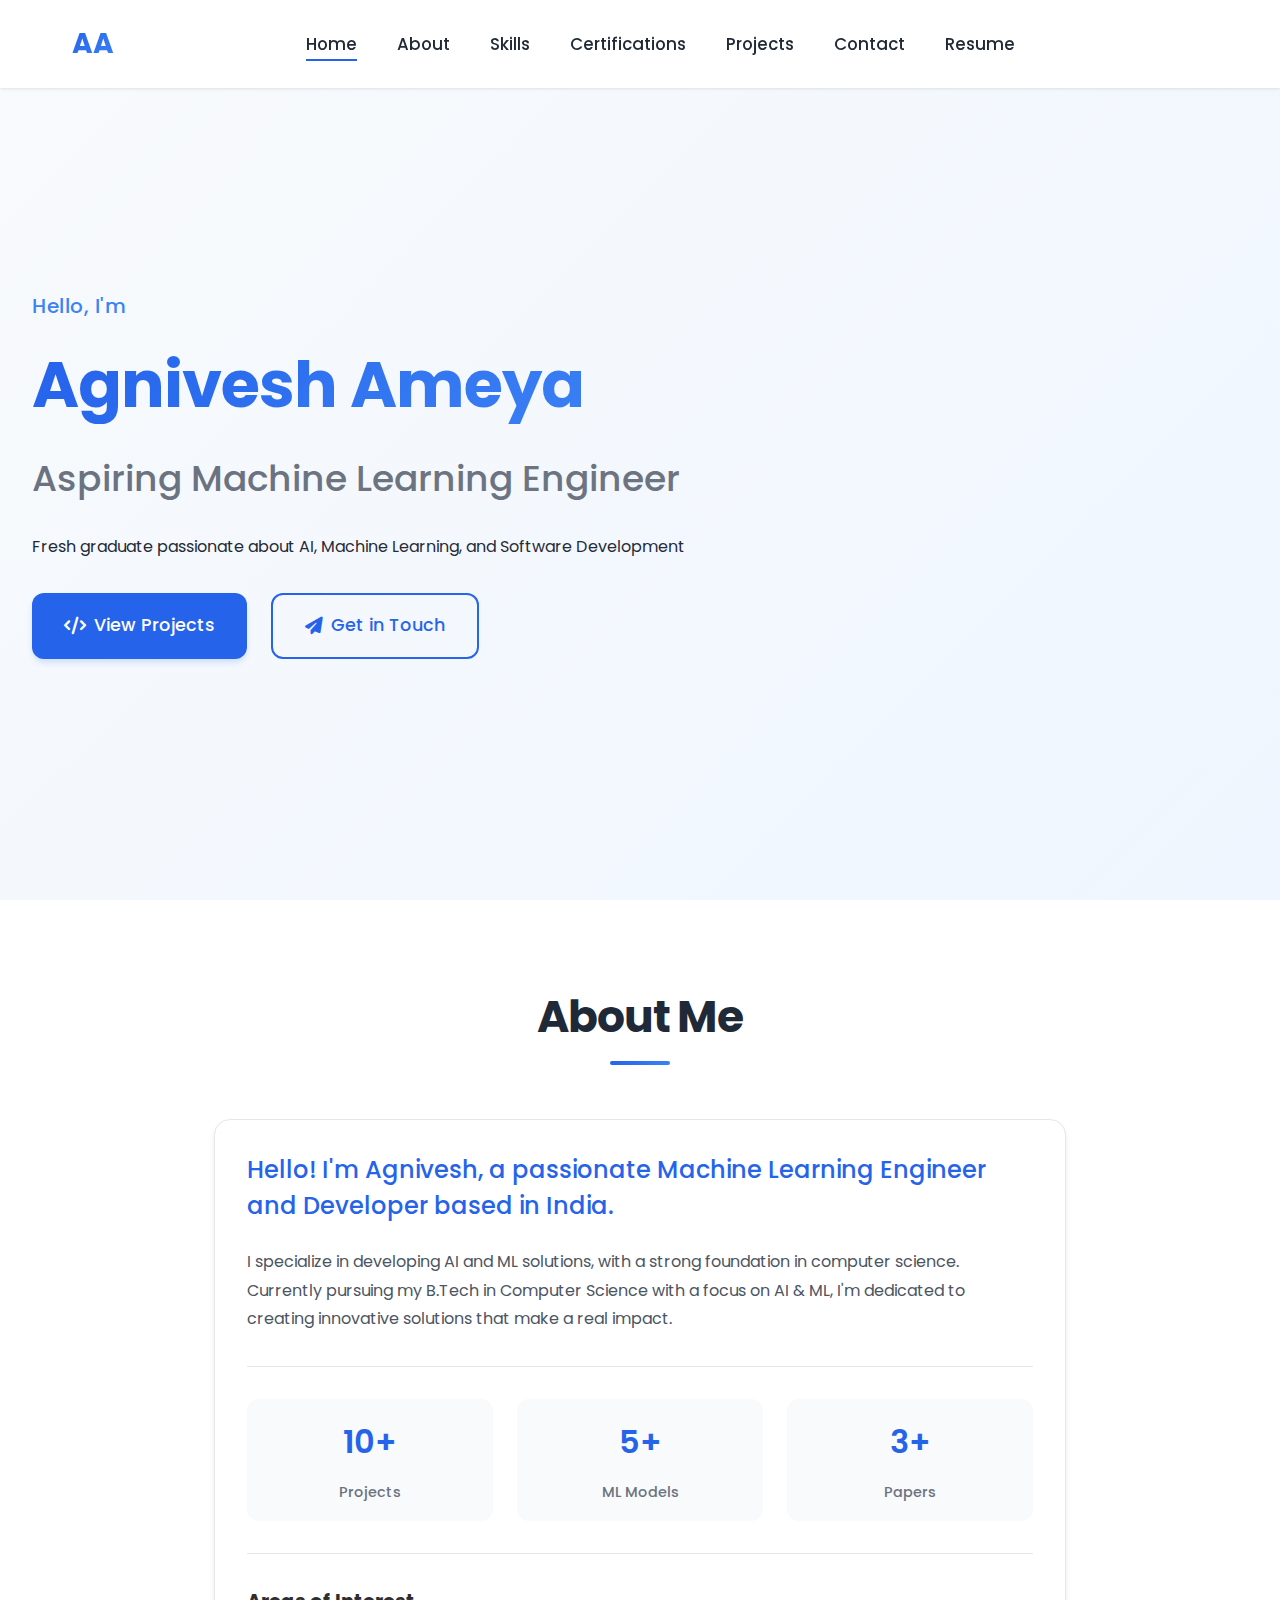
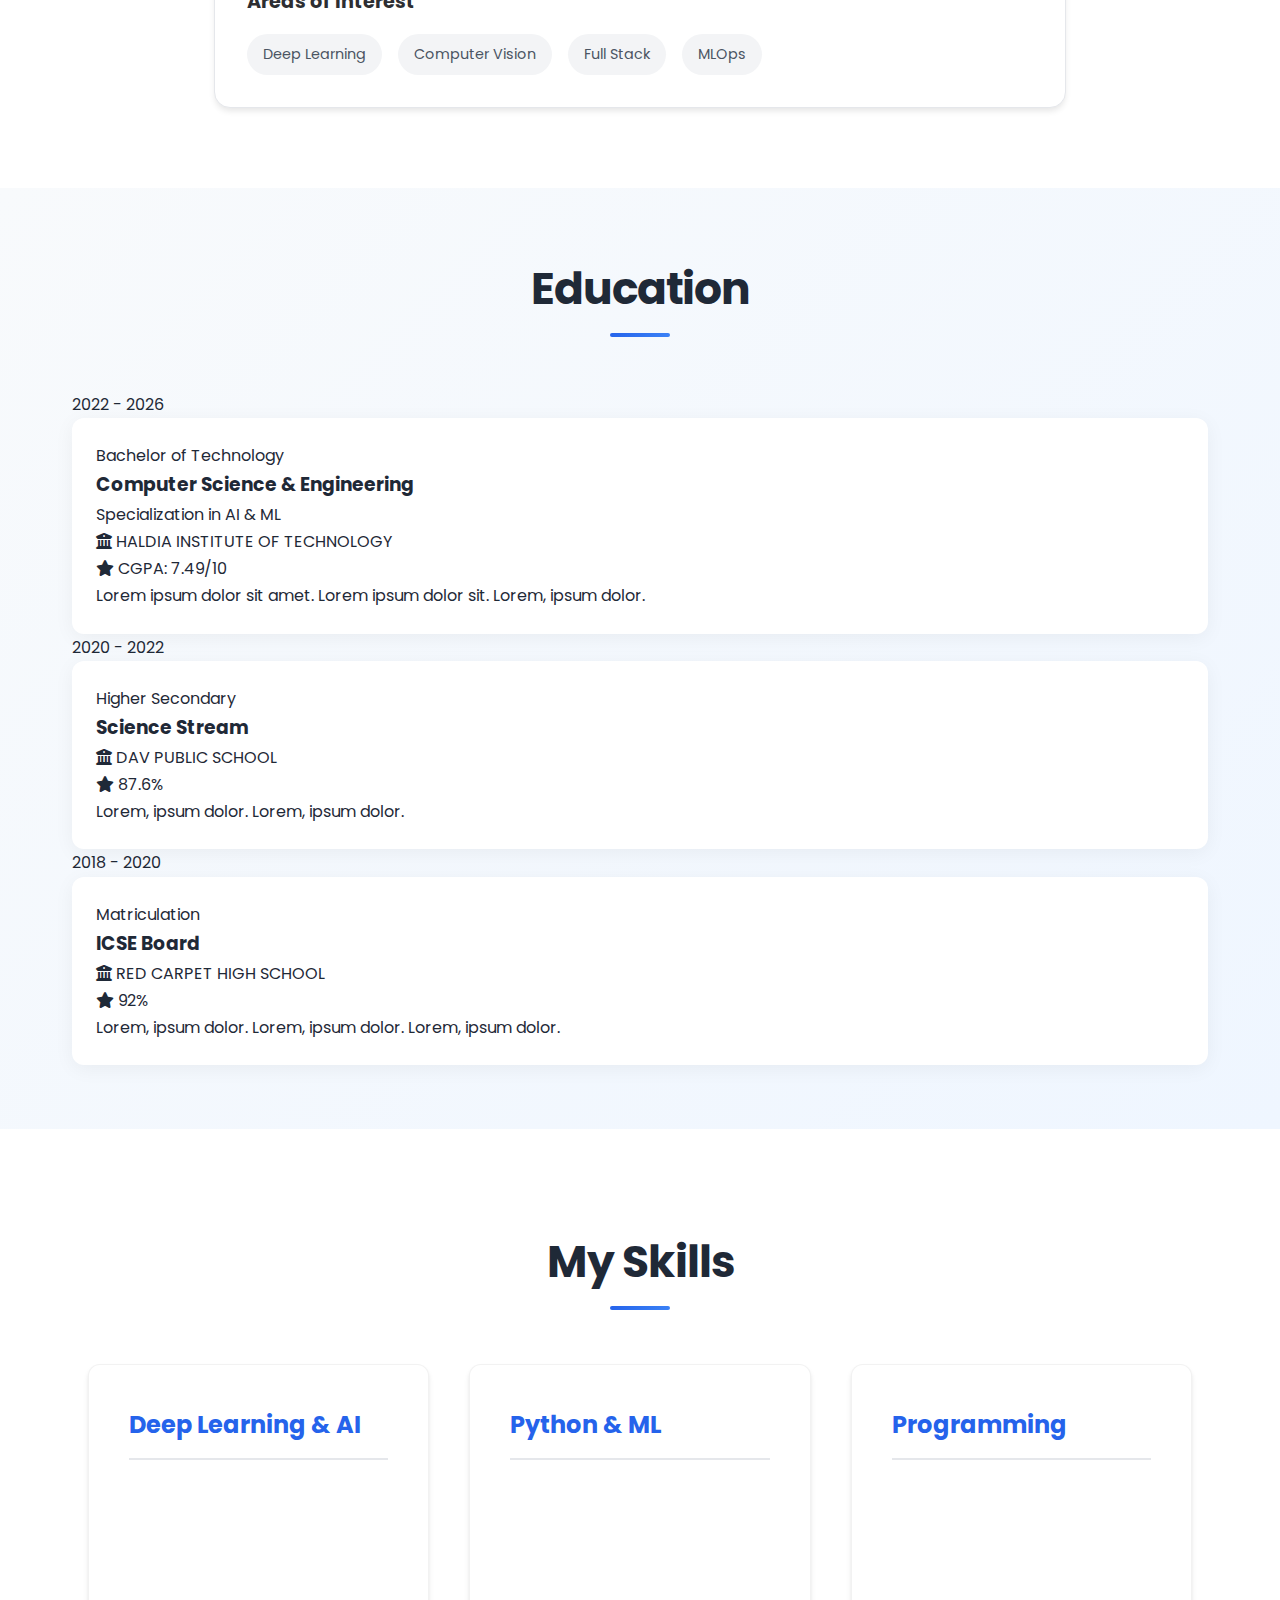
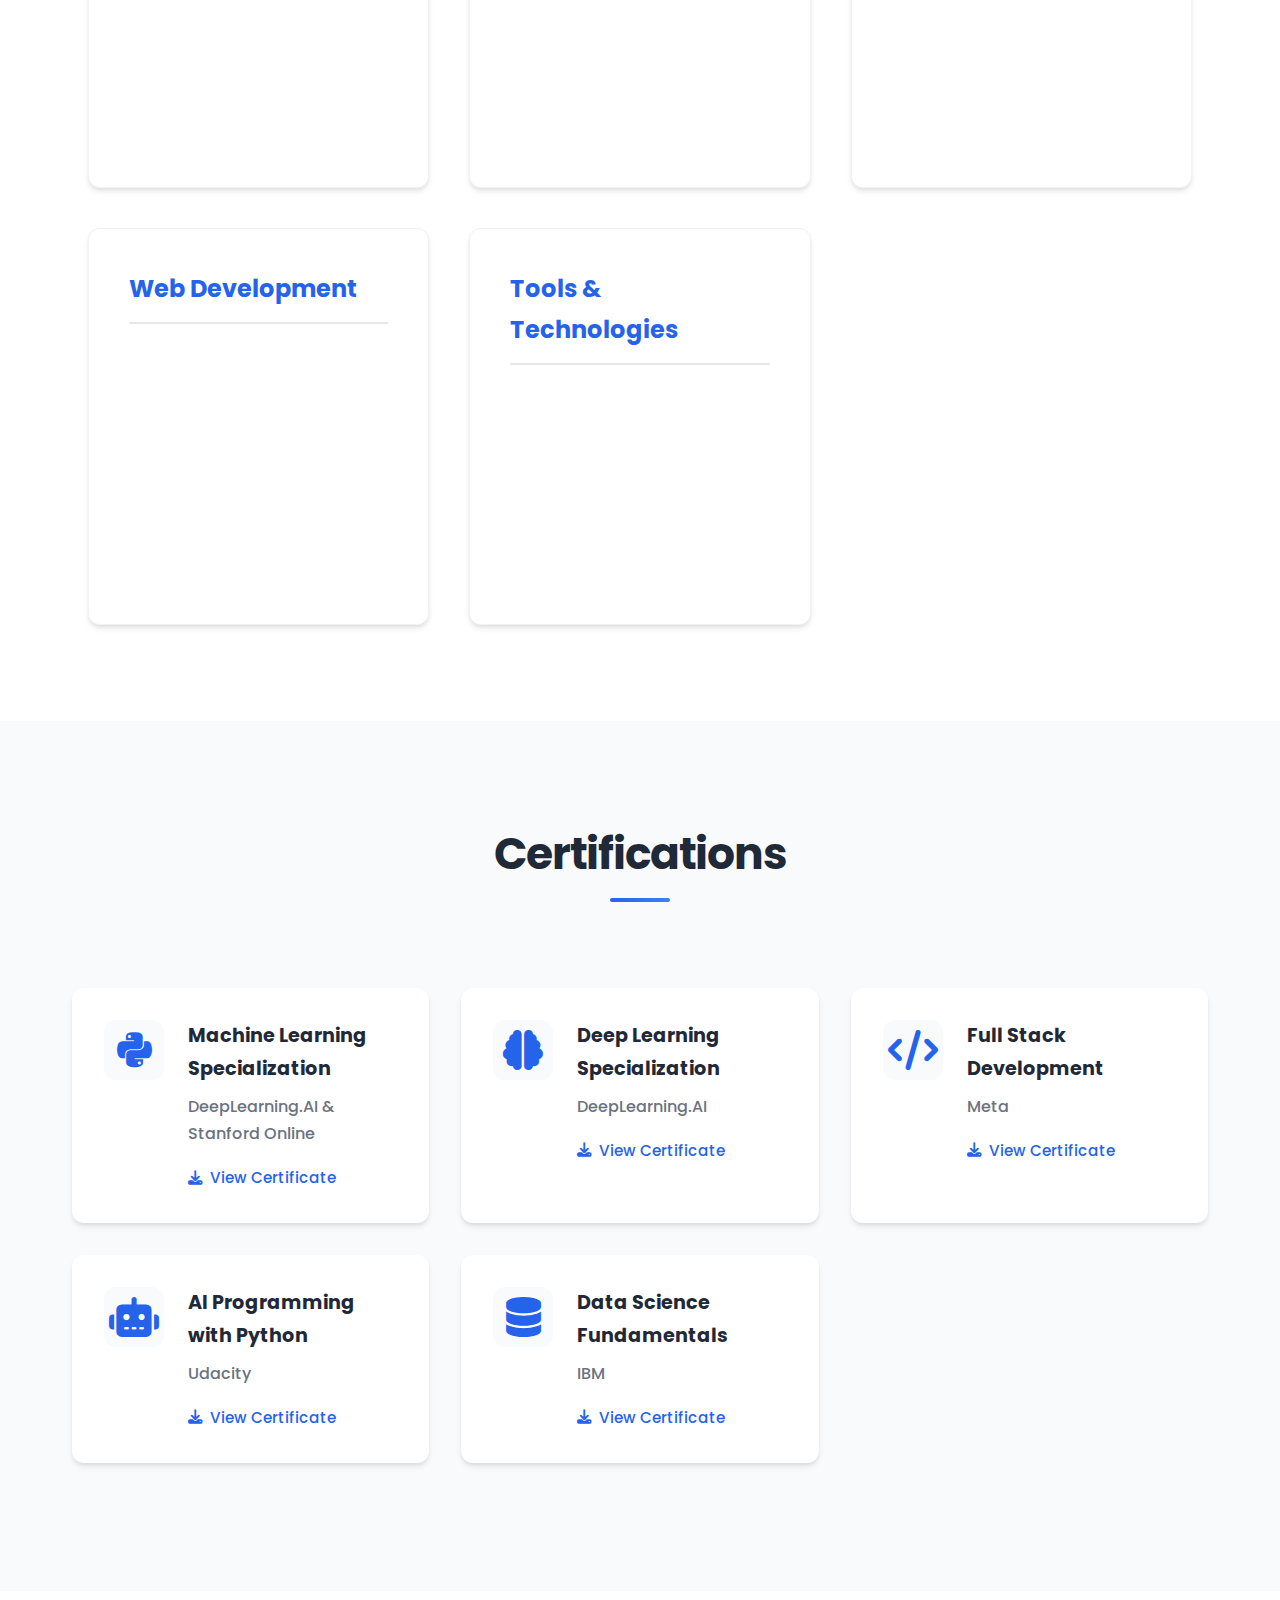
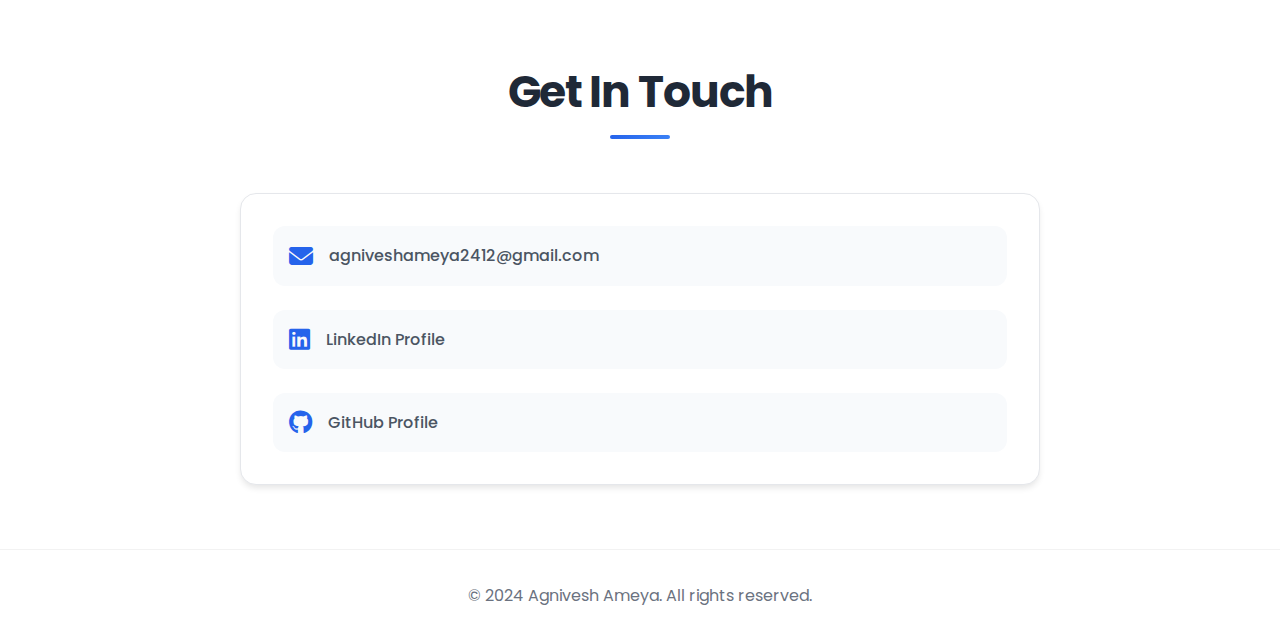
<file: index.html>
<!DOCTYPE html>
<html lang="en">
<head>
    <meta charset="UTF-8">
    <meta name="viewport" content="width=device-width, initial-scale=1.0">
    <title>Agnivesh Ameya - Portfolio</title>
    <meta name="description" content="Fresher Portfolio of Agnivesh Ameya - ML Engineer & Developer">
    
    <link rel="stylesheet" href="https://cdnjs.cloudflare.com/ajax/libs/font-awesome/6.5.1/css/all.min.css">
    <link href="https://fonts.googleapis.com/css2?family=Poppins:wght@300;400;500;600;700&display=swap" rel="stylesheet">
    <link rel="stylesheet" href="styles.css">
</head>
<body>
    <!-- Navigation -->
    <nav class="navbar">
        <div class="nav-container">
            <div class="logo">AA</div>
            <ul class="nav-links">
                <li><a href="#home" class="active">Home</a></li>
                <li><a href="#about">About</a></li>
                <li><a href="#skills">Skills</a></li>
                <li><a href="#certifications">Certifications</a></li>
                <li><a href="projects.html">Projects</a></li>
                <li><a href="#contact">Contact</a></li>
                <li><a href="AgniveshAmeya.pdf" class="resume-btn" download>Resume</a></li>
            </ul>
            <div class="hamburger">
                <span></span>
                <span></span>
                <span></span>
            </div>
        </div>
    </nav>

    <!-- Hero Section -->
    <section id="home" class="hero">
        <div class="hero-container">
            <div class="hero-content">
                <span class="greeting">Hello, I'm</span>
                <h1><span class="highlight">Agnivesh Ameya</span></h1>
                <h2>Aspiring Machine Learning Engineer</h2>
                <p>Fresh graduate passionate about AI, Machine Learning, and Software Development</p>
                <div class="hero-buttons">
                    <a href="./projects.html" class="btn primary">
                        <i class="fas fa-code"></i>
                        View Projects
                    </a>
                    <a href="#contact" class="btn secondary" onclick="return scrollToContact()">
                        <i class="fas fa-paper-plane"></i>
                        Get in Touch
                    </a>
                </div>
            </div>
        </div>
    </section>

    <!-- About Section -->
    <section id="about" class="about">
        <div class="container">
            <h2 class="section-title">About Me</h2>
            <div class="about-content">
                <div class="about-text">
                    <p class="about-intro">
                        Hello! I'm Agnivesh, a passionate Machine Learning Engineer and Developer based in India.
                    </p>
                    <p class="about-description">
                        I specialize in developing AI and ML solutions, with a strong foundation in computer science. 
                        Currently pursuing my B.Tech in Computer Science with a focus on AI & ML, I'm dedicated to 
                        creating innovative solutions that make a real impact.
                    </p>
                    
                    <!-- Stats Section -->
                    <div class="about-stats">
                        <div class="stat-item">
                            <span class="stat-number">10+</span>
                            <span class="stat-label">Projects</span>
                        </div>
                        <div class="stat-item">
                            <span class="stat-number">5+</span>
                            <span class="stat-label">ML Models</span>
                        </div>
                        <div class="stat-item">
                            <span class="stat-number">3+</span>
                            <span class="stat-label">Papers</span>
                        </div>
                    </div>

                    <!-- Interests Section -->
                    <div class="about-interests">
                        <h3>Areas of Interest</h3>
                        <div class="interest-tags">
                            <span>Deep Learning</span>
                            <span>Computer Vision</span>
                            <span>Full Stack</span>
                            <span>MLOps</span>
                        </div>
                    </div>
                </div>
            </div>
        </div>
    </section>

    <!-- Education Section -->
    <section id="education" class="education">
        <div class="container">
            <h2 class="section-title">Education</h2>
            <div class="education-grid">
                <!-- B.Tech -->
                <div class="education-card">
                    <div class="education-year">2022 - 2026</div>
                    <div class="education-content">
                        <div class="degree-type">Bachelor of Technology</div>
                        <h3>Computer Science & Engineering</h3>
                        <p class="specialization">Specialization in AI & ML</p>
                        <div class="institution">
                            <i class="fas fa-university"></i>
                            HALDIA INSTITUTE OF TECHNOLOGY
                        </div>
                        <div class="achievements">
                            <div class="cgpa">
                                <i class="fas fa-star"></i>
                                CGPA: 7.49/10
                            </div>
                            <div class="achievement-tags">
                                <span>Lorem ipsum dolor sit amet.</span>
                                <span>Lorem ipsum dolor sit.</span>
                                <span>Lorem, ipsum dolor.</span>
                            </div>
                        </div>
                    </div>
                </div>

                <!-- Higher Secondary -->
                <div class="education-card">
                    <div class="education-year">2020 - 2022</div>
                    <div class="education-content">
                        <div class="degree-type">Higher Secondary</div>
                        <h3>Science Stream</h3>
                        <div class="institution">
                            <i class="fas fa-university"></i>
                            DAV PUBLIC SCHOOL
                        </div>
                        <div class="achievements">
                            <div class="cgpa">
                                <i class="fas fa-star"></i>
                                87.6%
                            </div>
                            <div class="achievement-tags">
                                <span>Lorem, ipsum dolor.</span>
                                <span>Lorem, ipsum dolor.</span>
                            </div>
                        </div>
                    </div>
                </div>

                <!-- Matriculation -->
                <div class="education-card">
                    <div class="education-year">2018 - 2020</div>
                    <div class="education-content">
                        <div class="degree-type">Matriculation</div>
                        <h3>ICSE Board</h3>
                        <div class="institution">
                            <i class="fas fa-university"></i>
                            RED CARPET HIGH SCHOOL
                        </div>
                        <div class="achievements">
                            <div class="cgpa">
                                <i class="fas fa-star"></i>
                                92%
                            </div>
                            <div class="achievement-tags">
                                <span>Lorem, ipsum dolor.</span>
                                <span>Lorem, ipsum dolor.</span>
                                <span>Lorem, ipsum dolor.</span>
                            </div>
                        </div>
                    </div>
                </div>
            </div>
        </div>
    </section>

    <!-- Skills Section -->
    <section id="skills" class="skills">
        <div class="container">
            <h2 class="section-title">My Skills</h2>
            <div class="skills-grid">
                <div class="skill-category">
                    <h3>Deep Learning & AI</h3>
                    <div class="skill-items">
                        <div class="skill-item">PyTorch</div>
                        <div class="skill-item">TensorFlow</div>
                        <div class="skill-item">Neural Networks</div>
                        <div class="skill-item">Computer Vision</div>
                        <div class="skill-item">NLP</div>
                        <div class="skill-item">CNN</div>
                        <div class="skill-item">RNN</div>
                    </div>
                </div>
                <div class="skill-category">
                    <h3>Python & ML</h3>
                    <div class="skill-items">
                        <div class="skill-item">Python</div>
                        <div class="skill-item">NumPy</div>
                        <div class="skill-item">Pandas</div>
                        <div class="skill-item">Scikit-learn</div>
                        <div class="skill-item">Matplotlib</div>
                        <div class="skill-item">OpenCV</div>
                    </div>
                </div>
                <div class="skill-category">
                    <h3>Programming</h3>
                    <div class="skill-items">
                        <div class="skill-item">Java</div>
                        <div class="skill-item">C</div>
                        <div class="skill-item">Data Structures</div>
                        <div class="skill-item">Algorithms</div>
                        <div class="skill-item">Problem Solving</div>
                    </div>
                </div>
                <div class="skill-category">
                    <h3>Web Development</h3>
                    <div class="skill-items">
                        <div class="skill-item">HTML/CSS</div>
                        <div class="skill-item">JavaScript</div>
                        <div class="skill-item">React</div>
                        <div class="skill-item">Node.js</div>
                        <div class="skill-item">MongoDB</div>
                    </div>
                </div>
                <div class="skill-category">
                    <h3>Tools & Technologies</h3>
                    <div class="skill-items">
                        <div class="skill-item">Git</div>
                        <div class="skill-item">GitHub</div>
                        <div class="skill-item">VS Code</div>
                        <div class="skill-item">Jupyter</div>
                        <div class="skill-item">Google Colab</div>
                    </div>
                </div>
            </div>
        </div>
    </section>

    <!-- Certifications Section -->
    <section id="certifications" class="certifications">
        <div class="container">
            <h2 class="section-title">Certifications</h2>
            <div class="certifications-grid">
                <div class="certification-card">
                    <div class="certification-logo">
                        <i class="fab fa-python"></i>
                    </div>
                    <div class="certification-content">
                        <h3>Machine Learning Specialization</h3>
                        <p class="issuer">DeepLearning.AI & Stanford Online</p>
                        <a href="assets/certificates/machine-learning-cert.pdf" class="view-certificate" download>
                            <i class="fas fa-download"></i>
                            View Certificate
                        </a>
                    </div>
                </div>

                <div class="certification-card">
                    <div class="certification-logo">
                        <i class="fas fa-brain"></i>
                    </div>
                    <div class="certification-content">
                        <h3>Deep Learning Specialization</h3>
                        <p class="issuer">DeepLearning.AI</p>
                        <a href="assets/certificates/deep-learning-cert.pdf" class="view-certificate" download>
                            <i class="fas fa-download"></i>
                            View Certificate
                        </a>
                    </div>
                </div>

                <div class="certification-card">
                    <div class="certification-logo">
                        <i class="fas fa-code"></i>
                    </div>
                    <div class="certification-content">
                        <h3>Full Stack Development</h3>
                        <p class="issuer">Meta</p>
                        <a href="assets/certificates/fullstack-cert.pdf" class="view-certificate" download>
                            <i class="fas fa-download"></i>
                            View Certificate
                        </a>
                    </div>
                </div>

                <div class="certification-card">
                    <div class="certification-logo">
                        <i class="fas fa-robot"></i>
                    </div>
                    <div class="certification-content">
                        <h3>AI Programming with Python</h3>
                        <p class="issuer">Udacity</p>
                        <a href="assets/certificates/ai-programming-cert.pdf" class="view-certificate" download>
                            <i class="fas fa-download"></i>
                            View Certificate
                        </a>
                    </div>
                </div>

                <div class="certification-card">
                    <div class="certification-logo">
                        <i class="fas fa-database"></i>
                    </div>
                    <div class="certification-content">
                        <h3>Data Science Fundamentals</h3>
                        <p class="issuer">IBM</p>
                        <a href="assets/certificates/data-science-cert.pdf" class="view-certificate" download>
                            <i class="fas fa-download"></i>
                            View Certificate
                        </a>
                    </div>
                </div>
            </div>
        </div>
    </section>

    <!-- Contact Section -->
    <section id="contact" class="contact">
        <div class="container">
            <h2 class="section-title">Get In Touch</h2>
            <div class="contact-content">
                <div class="contact-info">
                    <div class="contact-item">
                        <i class="fas fa-envelope"></i>
                        <a href="mailto:agniveshameya2412@gmail.com">agniveshameya2412@gmail.com</a>
                    </div>
                    <div class="contact-item">
                        <i class="fab fa-linkedin"></i>
                        <a href="https://www.linkedin.com/in/agnivesh-ameya-71468a252/" target="_blank">LinkedIn Profile</a>
                    </div>
                    <div class="contact-item">
                        <i class="fab fa-github"></i>
                        <a href="https://github.com/agnivesh24" target="_blank">GitHub Profile</a>
                    </div>
                </div>
            </div>
        </div>
    </section>

    <footer>
        <p>© 2024 Agnivesh Ameya. All rights reserved.</p>
    </footer>

    <script>
        function scrollToContact() {
            console.log('scrollToContact function called'); // Debug line
            const contactSection = document.getElementById('contact');
            if (contactSection) {
                const navHeight = document.querySelector('.navbar').offsetHeight || 0;
                const targetPosition = contactSection.offsetTop - navHeight;
                
                window.scrollTo({
                    top: targetPosition,
                    behavior: 'smooth'
                });
                
                return false; // Prevents default anchor behavior
            }
            return true;
        }

        // Test if elements exist
        document.addEventListener('DOMContentLoaded', function() {
            console.log('Contact section exists:', !!document.getElementById('contact')); // Debug line
            console.log('Navbar exists:', !!document.querySelector('.navbar')); // Debug line
        });
    </script>
    <script src="script.js"></script>
</body>
</html>
</file>
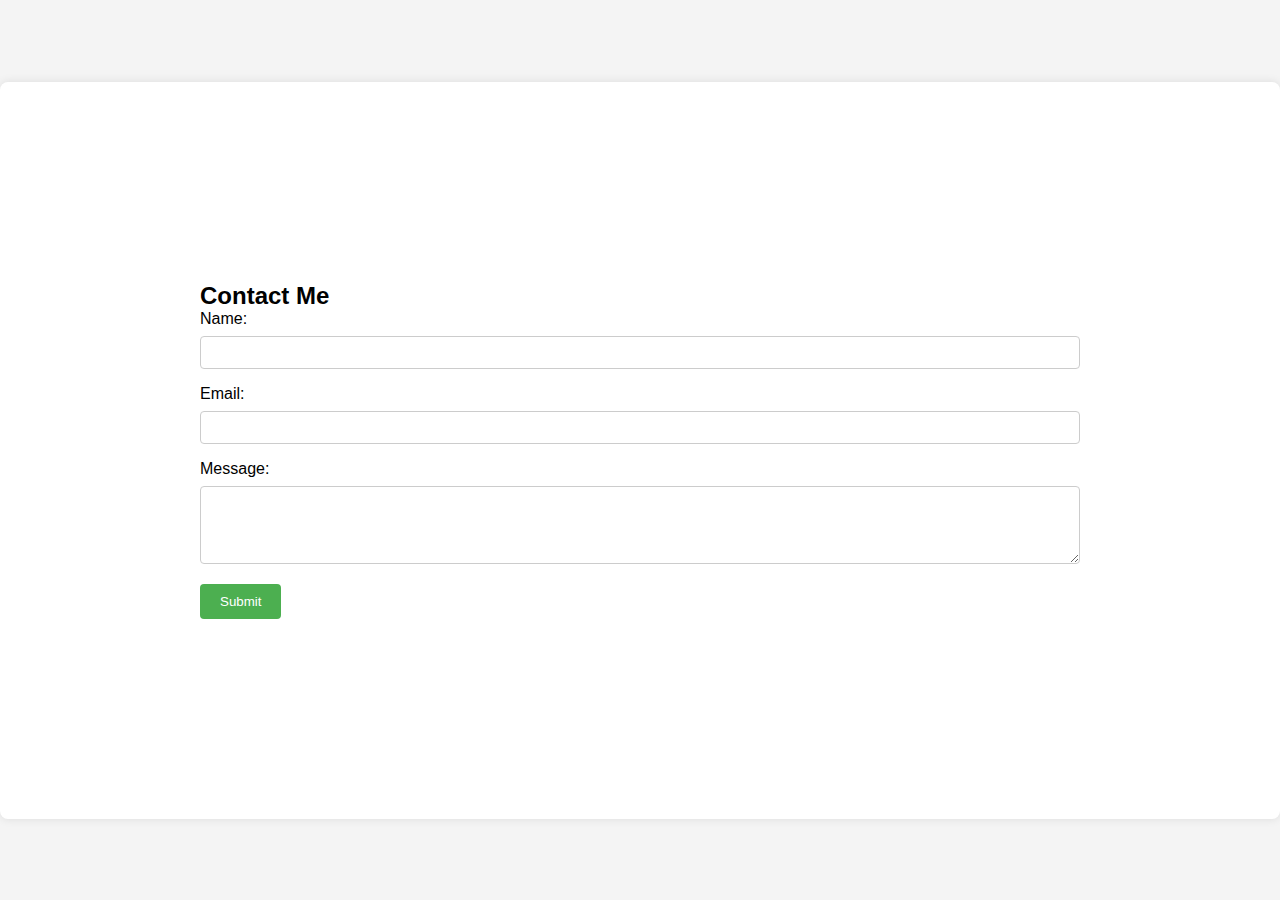
<file: contact.html>
<!DOCTYPE html>
<html lang="en">
<head>
    <meta charset="UTF-8">
    <meta name="viewport" content="width=device-width, initial-scale=1.0">
    <title>Contact Section</title>
    <link rel="stylesheet" href="style.css">
</head>
<body>
    <div class="contactkro">
        <div id="contact-form">
            <h2>Contact Me</h2>
            <form action="#" method="post">
                <label for="name">Name:</label>
                <input type="text" id="name" name="name" required>
    
                <label for="email">Email:</label>
                <input type="email" id="email" name="email" required>
    
                <label for="message">Message:</label>
                <textarea id="message" name="message" rows="4" required></textarea>
    
                <button type="submit">Submit</button>
            </form>
        </div>
    </div>
</body>
</html>
</file>
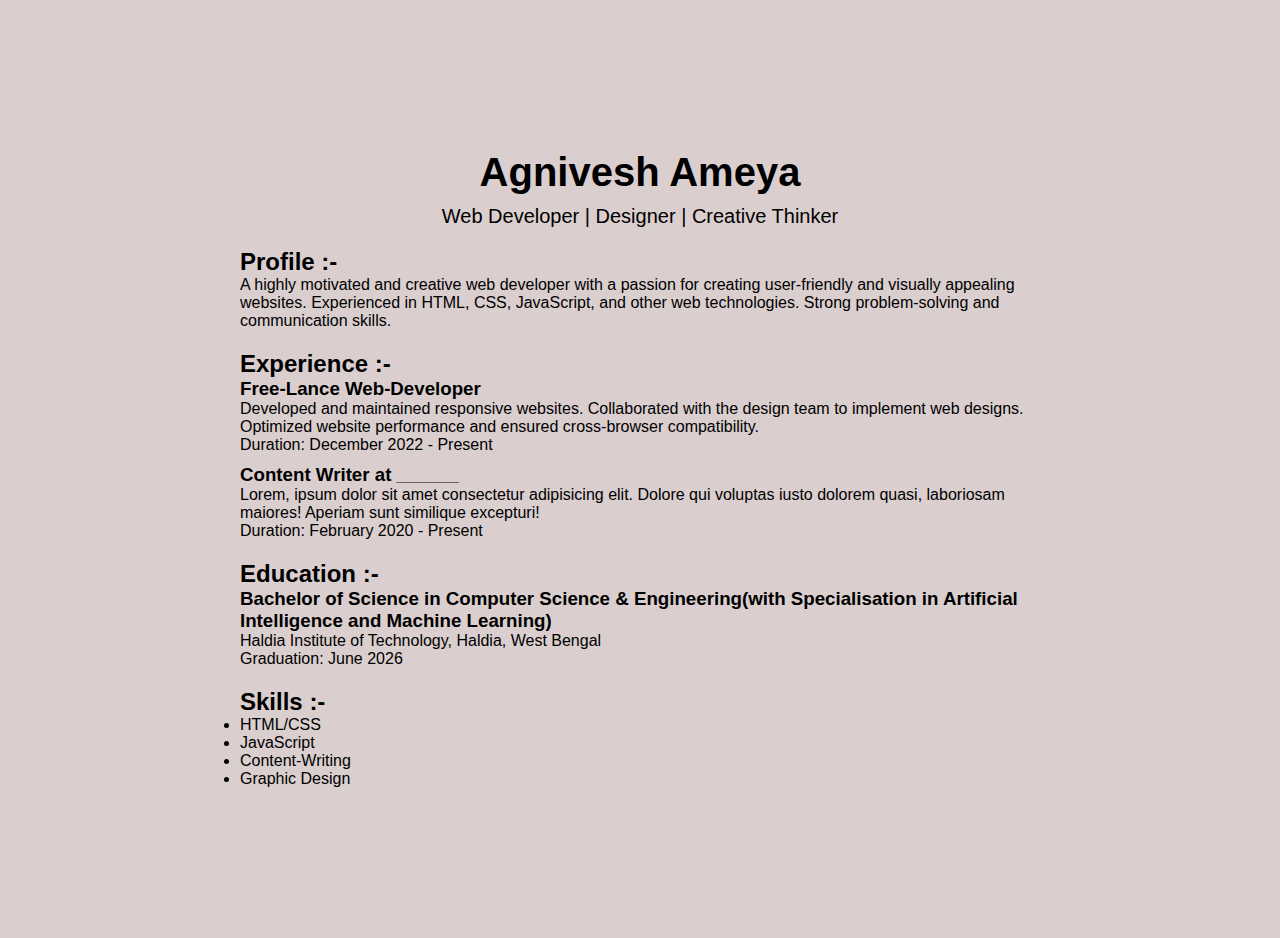
<file: cv.html>
<!DOCTYPE html>
<html lang="en">
<head>
    <meta charset="UTF-8">
    <meta name="viewport" content="width=device-width, initial-scale=1.0">
    <title>CV-Document</title>
    <link rel="stylesheet" href="style.css">
</head>
<body>
    <div class="cv-cont">
        <div class="cv-container">
            <div class="cv-header">
                <h1>Agnivesh Ameya</h1>
                <p>Web Developer | Designer | Creative Thinker</p>
            </div>
    
            <div class="cv-section">
                <h2>Profile :-</h2>
                <p>A highly motivated and creative web developer with a passion for creating user-friendly and visually appealing websites. Experienced in HTML, CSS, JavaScript, and other web technologies. Strong problem-solving and communication skills.</p>
            </div>
    
            <div class="cv-section">
                <h2>Experience :-</h2>
                <div class="cv-item">
                    <h3>Free-Lance Web-Developer</h3>
                    <p>Developed and maintained responsive websites. Collaborated with the design team to implement web designs. Optimized website performance and ensured cross-browser compatibility.</p>
                    <p>Duration: December 2022 - Present</p>
                </div>
    
                <div class="cv-item">
                    <h3>Content Writer at ______</h3>
                    <p>Lorem, ipsum dolor sit amet consectetur adipisicing elit. Dolore qui voluptas iusto dolorem quasi, laboriosam maiores! Aperiam sunt similique excepturi!</p>
                    <p>Duration: February 2020 - Present</p>
                </div>
            </div>
    
            <div class="cv-section">
                <h2>Education :-</h2>
                <div class="cv-item">
                    <h3>Bachelor of Science in Computer Science & Engineering(with Specialisation in Artificial Intelligence and Machine Learning)</h3>
                    <p>Haldia Institute of Technology, Haldia, West Bengal</p>
                    <p>Graduation: June 2026</p>
                </div>
            </div>
    
            <div class="cv-section">
                <h2>Skills :-</h2>
                <ul>
                    <li>HTML/CSS</li>
                    <li>JavaScript</li>
                    <li>Content-Writing</li>
                    <li>Graphic Design</li>
                </ul>
            </div>
        </div>
    </div>
</body>
</html>
</file>
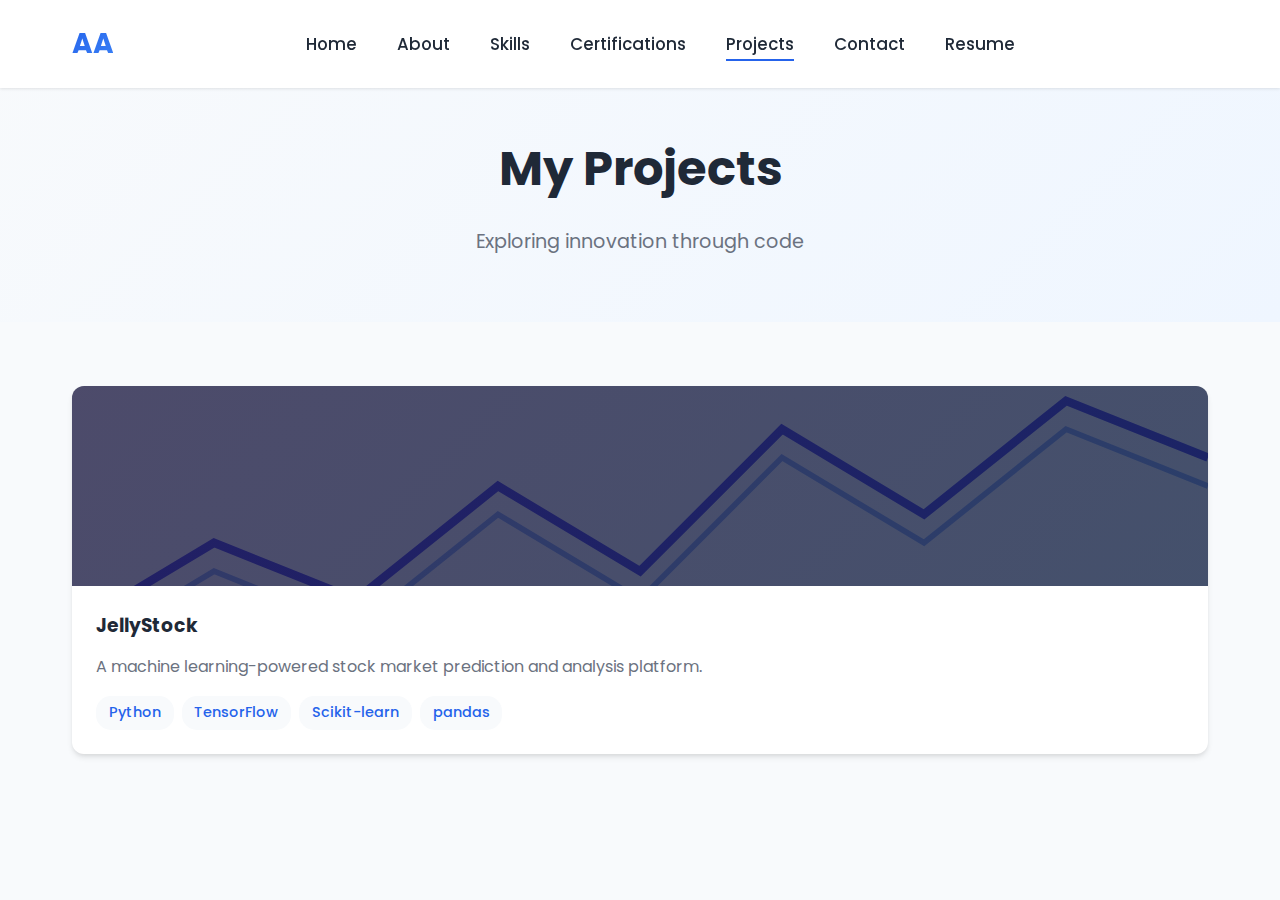
<file: projects.html>
<!DOCTYPE html>
<html lang="en">
<head>
    <meta charset="UTF-8">
    <meta name="viewport" content="width=device-width, initial-scale=1.0">
    <title>Projects - Agnivesh Ameya</title>
    <meta name="description" content="Portfolio Projects of Agnivesh Ameya">
    
    <link rel="stylesheet" href="https://cdnjs.cloudflare.com/ajax/libs/font-awesome/6.5.1/css/all.min.css">
    <link href="https://fonts.googleapis.com/css2?family=Poppins:wght@300;400;500;600;700&display=swap" rel="stylesheet">
    <link rel="stylesheet" href="styles.css">
    <link rel="stylesheet" href="projects.css">
</head>
<body>
    <!-- Navigation -->
    <nav class="navbar">
        <div class="nav-container">
            <a href="index.html" class="logo">AA</a>
            <ul class="nav-links">
                <li><a href="index.html">Home</a></li>
                <li><a href="index.html#about">About</a></li>
                <li><a href="index.html#skills">Skills</a></li>
                <li><a href="index.html#certifications">Certifications</a></li>
                <li><a href="projects.html" class="active">Projects</a></li>
                <li><a href="index.html#contact">Contact</a></li>
                <li><a href="assets/agnivesh-resume.pdf" class="resume-btn" download>Resume</a></li>
            </ul>
            <div class="hamburger">
                <span></span>
                <span></span>
                <span></span>
            </div>
        </div>
    </nav>

    <!-- Projects Header -->
    <header class="projects-header">
        <h1>My Projects</h1>
        <p>Exploring innovation through code</p>
    </header>

    <!-- Projects Grid -->
    <section class="projects-grid">
        <!-- JellyStock Project -->
        <div class="project-card jellystock">
            <div class="project-image">
                <div class="project-overlay">
                    <div class="project-icon">
                        <i class="fas fa-chart-line"></i>
                    </div>
                    <div class="project-links">
                        <a href="https://github.com/agniveshsp/JellyStock" target="_blank" title="View Code">
                            <i class="fab fa-github"></i>
                        </a>
                        <a href="https://jellystock.vercel.app/" target="_blank" title="Live Demo">
                            <i class="fas fa-external-link-alt"></i>
                        </a>
                    </div>
                </div>
            </div>
            <div class="project-info">
                <h3>JellyStock</h3>
                <p>A machine learning-powered stock market prediction and analysis platform.</p>
                <div class="project-tech">
                    <span>Python</span>
                    <span>TensorFlow</span>
                    <span>Scikit-learn</span>
                    <span>pandas</span>
                </div>
            </div>
        </div>

        <!-- Add more project cards here -->
        
    </section>

    <script src="script.js"></script>
</body>
</html>
</file>
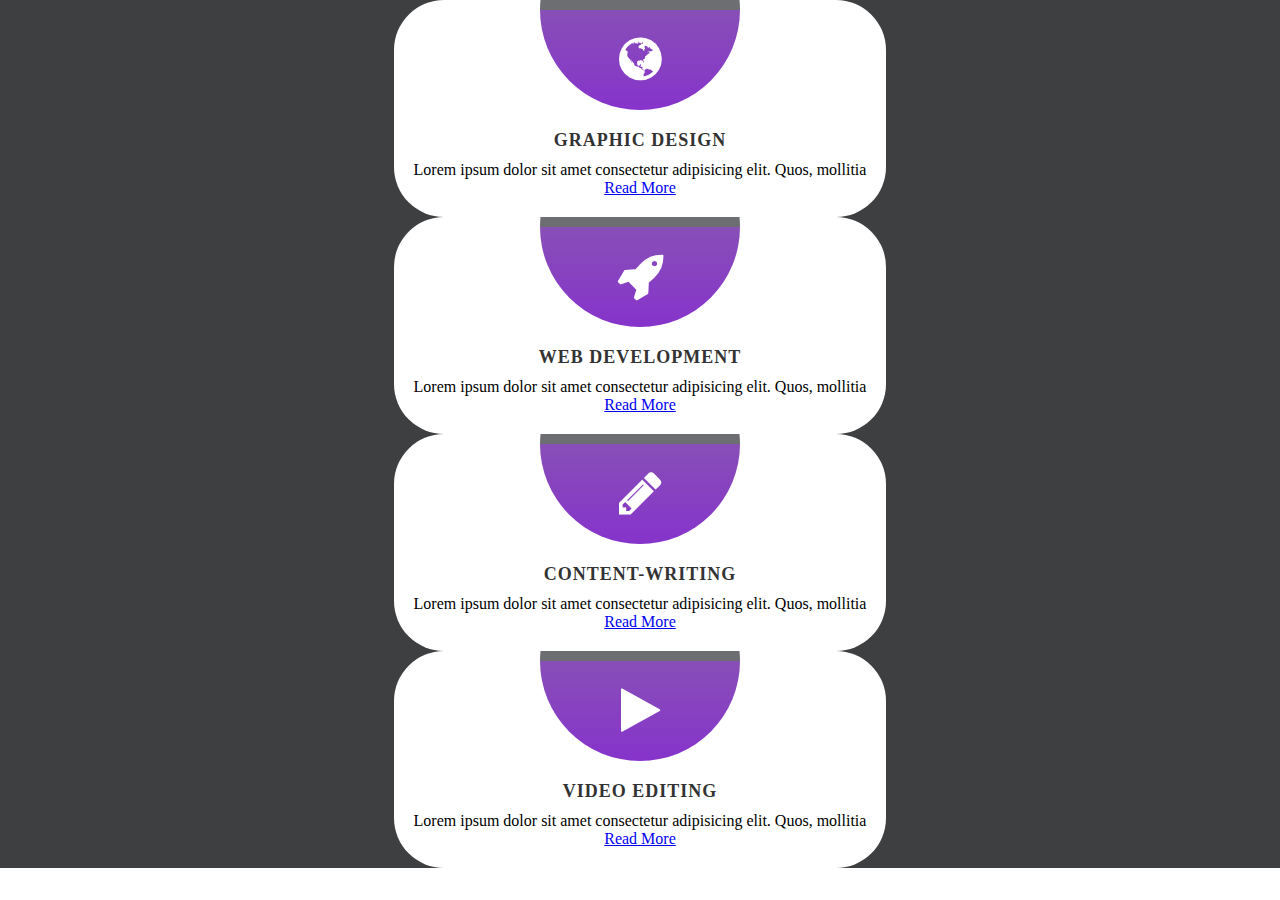
<file: services.html>
<!DOCTYPE html>
<html lang="en">
<head>
    <meta charset="UTF-8">
    <meta name="viewport" content="width=device-width, initial-scale=1.0">
    <title>Services</title>
    <link rel="stylesheet" href="style.css">

</head>
<body>
    <link rel="stylesheet" href="https://cdnjs.cloudflare.com/ajax/libs/font-awesome/4.7.0/css/font-awesome.min.css">
    <div class="serviceedit">
        <div class="demo">
            <div class="container3">
                <div class="row">
                    <div class="col-md-3">
                        <div class="servicebox">
                            <div class="service-icon">
                                <i class="fa fa-globe"></i>
                            </div>
                            <h3 class="title">Graphic Design</h3>
                            <p class="description">Lorem ipsum dolor sit amet consectetur adipisicing elit. Quos, mollitia 
                            </p>
                            <a href="read-more">Read More</a>
                        </div>
                        </div>
                        <div class="col-md-3">
                            <div class="servicebox">
                                <div class="service-icon">
                                    <i class="fa fa-rocket"></i>
                                </div>
                                <h3 class="title">Web Development</h3>
                                <p class="description">Lorem ipsum dolor sit amet consectetur adipisicing elit. Quos, mollitia 
                                </p>
                                <a href="read-more">Read More</a>
                            </div>
                            </div>
                            <div class="col-md-3">
                                <div class="servicebox">
                                    <div class="service-icon">
                                        <i class="fa fa-pencil"></i>
                                    </div>
                                    <h3 class="title">Content-Writing</h3>
                                    <p class="description">Lorem ipsum dolor sit amet consectetur adipisicing elit. Quos, mollitia 
                                    </p>
                                    <a href="read-more">Read More</a>
                                </div>
                                </div>
                                <div class="col-md-3">
                                    <div class="servicebox">
                                        <div class="service-icon">
                                            <i class="fa fa-play"></i>
                                        </div>
                                        <h3 class="title">Video Editing</h3>
                                        <p class="description">Lorem ipsum dolor sit amet consectetur adipisicing elit. Quos, mollitia 
                                        </p>
                                        <a href="read-more">Read More</a>
                                    </div>
                                    </div>
                    </div>
            </div>
        </div>
    </div>
</body>
</html>
</file>
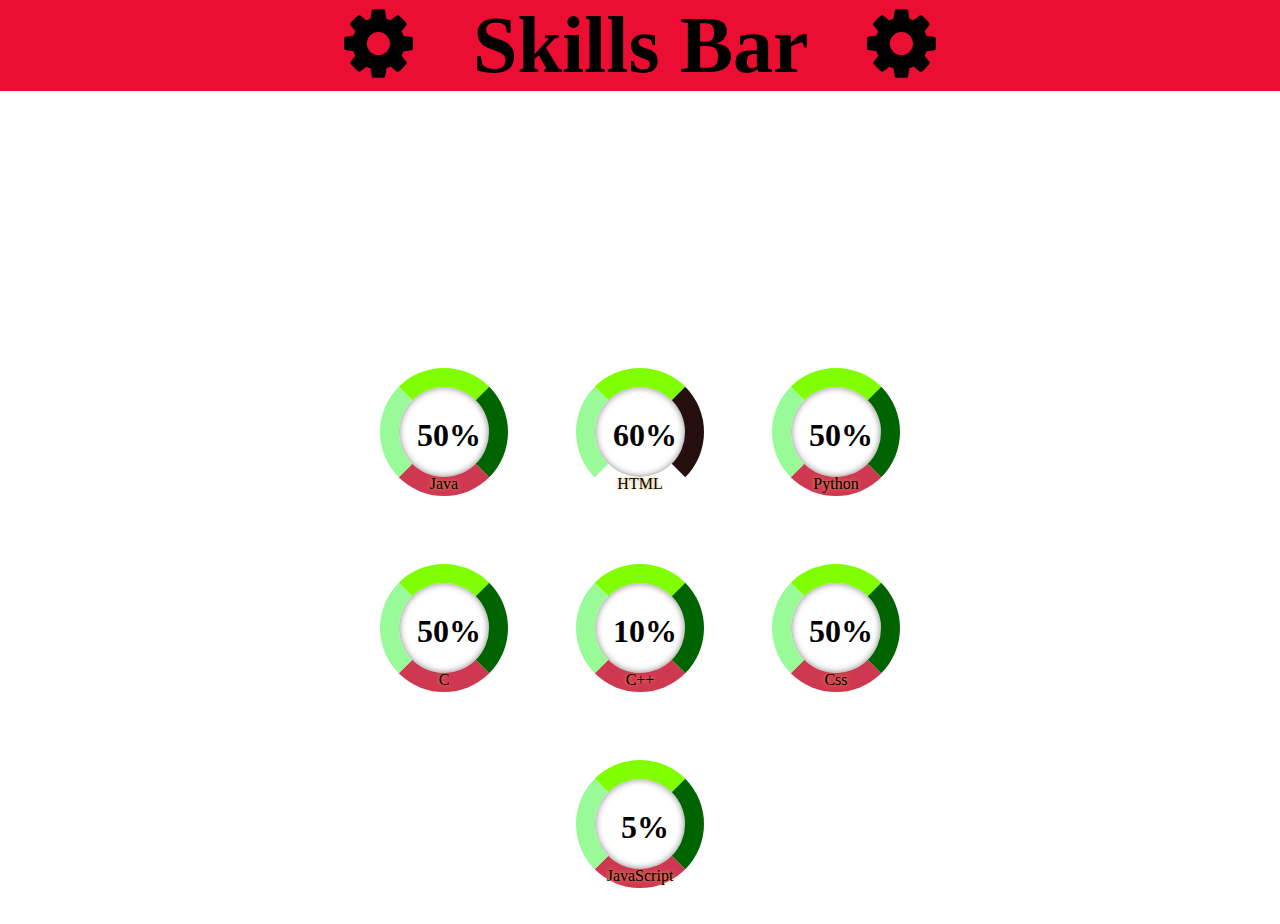
<file: skills.html>
<!DOCTYPE html>
<html lang="en">
<head>
    <meta charset="UTF-8">
    <meta name="viewport" content="width=device-width, initial-scale=1.0">
    <title>Skills</title>
    <link rel="stylesheet" href="style.css">
</head>
<body>
    <link rel="stylesheet" href="https://cdnjs.cloudflare.com/ajax/libs/font-awesome/4.7.0/css/font-awesome.min.css">
    <div class="container2">
        <div class="skill"><pre></i><h1><i class="fa fa-gear"></i>   Skills Bar   <i class="fa fa-gear"></i></pre></h1>

    </div> 
    </div>
  
    <div class="container1"> 
  
        <div class="ui-widgets"> 
            <div class="ui-values">50%</div> 
            <div class="ui-labels">Java</div> 
        </div> 
  
        <div class="ui-widgets"> 
            <div class="ui-values">60%</div> 
            <div class="ui-labels">HTML</div> 
        </div> 
        <div class="ui-widgets"> 
            <div class="ui-values">50%</div> 
            <div class="ui-labels">Python</div> 
        </div> 
        <div class="ui-widgets"> 
            <div class="ui-values">50%</div> 
            <div class="ui-labels">C</div> 
        </div> 
        <div class="ui-widgets"> 
            <div class="ui-values">10%</div> 
            <div class="ui-labels">C++</div> 
        </div> 
        <div class="ui-widgets"> 
            <div class="ui-values">50%</div> 
            <div class="ui-labels">Css</div> 
        </div> 
        <div class="ui-widgets"> 
            <div class="ui-values">5%</div> 
            <div class="ui-labels">JavaScript</div> 
    </div> 
    </div> 
</body>
</html>
</file>
<file: style.css>
/* Home */

@import url('https://fonts.googleapis.com/css2?family=Roboto:wght@500&display=swap');
*{
    margin: 0;
    padding: 0;
}
.container{
    background-color:white;
}
.container nav{
    background-color: black;
    padding: 5px;
}
.container nav li{

    margin: 0;
    padding: 0;
    display: inline-flex;
    font-size: 30px;
    list-style: none;
    padding: 33px 0;
}
 ul {
    width: 100%;
    margin: 0;
    padding: 0;
}
.container nav li {
    list-style-type: none;
    display: inline-block;
    padding-right: 6.5%;
    width: auto;
    margin-right: 0.5%;
    padding-left: 0;
    margin-left: 0%;
    margin-block-start: 0.5%;
    margin-inline-start: 2%;
    margin-inline-end: 1%;
}
li:last-child {
    margin-right: 0;
    padding-right: 0;
}
.container nav li a{
    text-decoration: none;
}

.main{
    margin-top: 2%;
    margin-left: 3%;
    margin-bottom: 2%;
}
.typed {
    overflow: hidden;
    white-space: nowrap;
    width: 0;
    animation: typing;
    animation-duration: 2.0s;
    animation-timing-function: steps(0, end);
    animation-fill-mode:both;
  }
  
  @keyframes typing {
    from { width: 0 }
    to { width: 100% }
  }

  .infocontainer{
    background-color: white;
    height: auto;
  width: 100%;
  margin: 0px auto;
  display: flex;
  justify-content: space-around;
  }
  .DevInfo {
    display: flex;
    justify-content: center;
    flex-direction: column;
  }
    .hello{
        font-size: 85px;
    }
    .name{
        font-size: 80px;
        font-weight: bold;
        font-family: agbalumo;
    }
    .about{
        font-size: 48px;
    }
    .moreabout{
        font-size: 26px;
        margin: 40px;
    
    }
    .buttons{
        margin-top: 5px;
    }
    .buttons button{
        padding: 9px 14px;
        border-radius: 22px;
        color: white;
        background-color: dodgerblue;
        font-weight: bold;
        font-size: 19px;
        margin: 0 3px;
        cursor: pointer;
    }
    .buttons button:hover{
        color: dodgerblue;
        background-color: white;
    }
    .DevPic img{
        margin-top: 10%;
        margin-left: 12%;
        margin-right: 3%;
        width :70%;
        border-width: 15px;
        border-style:groove;
        border-color:#000;
        border-radius: 50%;
        cursor: pointer;
    }


/* Skills*/

    .container2 h1{ 
        text-decoration:double;
        font-size: 80px;
        text-align: center; 
        font-family: agbalumo;
        background-color: rgb(236, 13, 50);
    } 
      
    
    .container1{ 
        background-color: white;
        top: 70%; 
        left:50%; 
        position: absolute; 
        text-align: center; 
        transform: translate(-50%, -50%); 
    } 
      
    
    .ui-widgets { 
        position: relative; 
        display: inline-block; 
        width: 8rem; 
        height: 8rem; 
        border-radius: 50%; 
        margin:2rem; 
        border: 1.20rem solid palegreen; 
        box-shadow: inset 0 0 7px grey; 
        border-left-color: palegreen; 
        border-top-color:chartreuse ; 
        border-right-color: darkgreen; 
        border-bottom-color: rgb(207, 56, 81) ; 
        text-align: center; 
        box-sizing: border-box; 
    } 
      
    .ui-widgets:nth-child(2) { 
        border-top-color:chartreuse ; 
        border-right-color: rgb(36, 14, 14); 
        border-left-color: palegreen; 
        border-bottom-color: white; 
    } 
      
    .ui-widgets .ui-values { 
        top: 30px; 
        position: absolute; 
        left: 10px; 
        right: 0; 
        font-weight: 700; 
        font-size: 2.0rem; 
    } 
      
    .ui-widgets .ui-labels { 
        left: 0; 
        bottom: -16px; 
        text-shadow: 0 0 4px rgb(218, 172, 86); 
        color:black; 
        position: absolute; 
        width: 100%; 
        font-size: 16px; 
    }

    /* Services */
   

    .serviceedit{
        background-color: #3e3f41;
        display:flex;
        justify-content: center;
    }
    .servicebox{
        padding: 130px 20px 20px;
        background-color: white;
        text-align: center;
        border-radius: 50px;
        overflow: hidden;
        position: relative;
    }
    .servicebox .service-icon{
        display: inline-block;
        width: 200px;
        height: 200px;
        line-height: 300px;
        border-radius: 50%;
        box-sizing: 0 0 5px #000 inset;
        background: linear-gradient(to top,#8633cb,#884fb7 50%, #6d6e72 50%);
        font-size: 50px;
        color: white;
        position: absolute;
        top: -90px;
        left: 50%;
        transform: scale(1) translateX(-50%);
        transition: all 0.9s ease 0s;
    }
    .servicebox:hover .service-icon{
        font-size: 65px;
    } 
    .servicebox .title{
        font-size: 18px;
        font-weight: 700;
        color: #333;
        letter-spacing: 1px;
        text-transform: uppercase;
        margin: 0 0 10px 0;
    } 
    .servicebox:hover .title{
        color: #8939cb;
        cursor:context-menu;
    }

    /*Cv */



    .cv-cont{
        background-color: rgb(218, 206, 206);
        font-family: Arial, sans-serif;
    }

    .cv-container {
        max-width: 800px;
        margin: 0 auto;
        padding: 150px;
    }

    .cv-header {
        text-align: center;
    }

    .cv-header h1 {
        font-size: 40px;
        margin-bottom: 10px;
    }

    .cv-header p {
        font-size: 20px;
    }

    .cv-section {
        margin-top: 20px;
    }

    .cv-section h2 {
        font-size: 24px;
    }

    .cv-item {
        margin-bottom: 10px;
    }


    /*Contact*/

    .contactkro {
        font-family: Arial, sans-serif;
        background-color: #f4f4f4;
        margin: 0;
        padding: 0;
        display: flex;
        justify-content: center;
        align-items: center;
        min-height: 100vh;
    }

    #contact-form {
        background-color: #fff;
        box-shadow: 0 0 10px rgba(0, 0, 0, 0.1);
        padding: 200px;
        border-radius: 8px;
        height: auto;
        width: 1800px;
        max-width: 100%;
    }

    label {
        display: block;
        margin-bottom: 8px;
    }

    input,
    textarea {
        width: 100%;
        padding: 8px;
        margin-bottom: 16px;
        box-sizing: border-box;
        border: 1px solid #ccc;
        border-radius: 4px;
    }

    button {
        background-color: #4caf50;
        color: #fff;
        padding: 10px 20px;
        border: none;
        border-radius: 4px;
        cursor: pointer;
    }

    button:hover {
        background-color: #45a049;
    }
</file>
<file: projects.css>
/* Projects Page Styles */
.projects-header {
    padding: 8rem 2rem 4rem;
    text-align: center;
    background: linear-gradient(135deg, #f8fafc 0%, #eff6ff 100%);
}

.projects-header h1 {
    font-size: 3rem;
    color: var(--text-color);
    margin-bottom: 1rem;
}

.projects-header p {
    color: var(--light-text);
    font-size: 1.2rem;
}

.projects-grid {
    padding: 4rem 2rem;
    display: grid;
    grid-template-columns: repeat(auto-fit, minmax(320px, 1fr));
    gap: 2rem;
    max-width: 1200px;
    margin: 0 auto;
}

.project-card {
    background: white;
    border-radius: var(--border-radius);
    overflow: hidden;
    box-shadow: var(--box-shadow);
    transition: var(--transition);
}

.project-card:hover {
    transform: translateY(-5px);
    box-shadow: 0 8px 16px rgba(0, 0, 0, 0.1);
}

.project-image {
    position: relative;
    height: 200px;
    overflow: hidden;
}

.project-image img {
    width: 100%;
    height: 100%;
    object-fit: cover;
    transition: var(--transition);
}

.project-card:hover .project-image img {
    transform: scale(1.05);
}

.project-links {
    position: absolute;
    top: 0;
    left: 0;
    right: 0;
    bottom: 0;
    background: rgba(0, 0, 0, 0.7);
    display: flex;
    justify-content: center;
    align-items: center;
    gap: 1.5rem;
    opacity: 0;
    transition: var(--transition);
}

.project-card:hover .project-links {
    opacity: 1;
}

.project-links a {
    color: white;
    font-size: 1.5rem;
    padding: 0.5rem;
    border-radius: 50%;
    background: var(--primary-color);
    transition: var(--transition);
}

.project-links a:hover {
    transform: translateY(-3px);
    background: var(--secondary-color);
}

.project-quick-links {
    display: inline-flex;
    gap: 1rem;
    margin-left: 1rem;
}

.project-quick-links a {
    color: var(--light-text);
    font-size: 1.2rem;
    transition: var(--transition);
}

.project-quick-links a:hover {
    color: var(--primary-color);
    transform: translateY(-2px);
}

.project-info {
    padding: 1.5rem;
}

.project-info h3 {
    display: flex;
    align-items: center;
    justify-content: space-between;
    margin-bottom: 0.75rem;
}

.project-info p {
    color: var(--light-text);
    margin-bottom: 1rem;
    line-height: 1.6;
}

.project-tech {
    display: flex;
    flex-wrap: wrap;
    gap: 0.5rem;
}

.project-tech span {
    background: var(--light-background);
    color: var(--primary-color);
    padding: 0.3rem 0.8rem;
    border-radius: 15px;
    font-size: 0.9rem;
    font-weight: 500;
}

@media (max-width: 768px) {
    .projects-header {
        padding: 6rem 1rem 3rem;
    }

    .projects-header h1 {
        font-size: 2.5rem;
    }

    .projects-grid {
        padding: 2rem 1rem;
        grid-template-columns: 1fr;
    }
}

.project-card.jellystock .project-image {
    background: linear-gradient(rgba(0, 0, 0, 0.7), rgba(0, 0, 0, 0.7)),
                url('data:image/svg+xml,<svg xmlns="http://www.w3.org/2000/svg" width="400" height="200" viewBox="0 0 400 200"><path d="M0 150 L50 120 L100 140 L150 100 L200 130 L250 80 L300 110 L350 70 L400 90" stroke="%234f46e5" stroke-width="3" fill="none"/><path d="M0 160 L50 130 L100 150 L150 110 L200 140 L250 90 L300 120 L350 80 L400 100" stroke="%232563eb" stroke-width="2" fill="none" opacity="0.5"/></svg>');
    background-size: cover;
    background-position: center;
    position: relative;
}

/* Add these styles for the enhanced project card */
.project-overlay {
    background: rgba(0, 0, 0, 0.8);
    opacity: 0;
    visibility: hidden;
    transition: all 0.3s ease;
}

.project-card:hover .project-overlay {
    opacity: 1;
    visibility: visible;
}

.project-icon {
    font-size: 3rem;
    color: white;
    opacity: 0.9;
}

.project-icon i {
    filter: drop-shadow(0 0 10px rgba(79, 70, 229, 0.5));
}

/* Animation for the chart line */
@keyframes chartAnimation {
    0% {
        stroke-dashoffset: 1000;
    }
    100% {
        stroke-dashoffset: 0;
    }
}

.jellystock .project-image::before {
    content: '';
    position: absolute;
    top: 0;
    left: 0;
    right: 0;
    bottom: 0;
    background: linear-gradient(135deg, rgba(79, 70, 229, 0.2), rgba(37, 99, 235, 0.2));
    z-index: 1;
}

.jellystock .project-image svg path {
    stroke-dasharray: 1000;
    stroke-dashoffset: 1000;
    animation: chartAnimation 2s ease-in-out forwards;
}
</file>
<file: styles.css>
/* Reset and Base Styles */
:root {
    --primary-color: #2563eb;
    --secondary-color: #1e40af;
    --accent-color: #3b82f6;
    --text-color: #1f2937;
    --light-text: #6b7280;
    --background: #ffffff;
    --light-background: #f8fafc;
    --border-radius: 12px;
    --transition: all 0.3s cubic-bezier(0.4, 0, 0.2, 1);
    --box-shadow: 0 4px 6px -1px rgba(0, 0, 0, 0.1), 0 2px 4px -1px rgba(0, 0, 0, 0.06);
}

* {
    margin: 0;
    padding: 0;
    box-sizing: border-box;
}

body {
    font-family: 'Poppins', sans-serif;
    line-height: 1.7;
    color: var(--text-color);
    background-color: var(--light-background);
}

.container {
    max-width: 1200px;
    margin: 0 auto;
    padding: 0 2rem;
}

/* Enhanced Navigation */
.navbar {
    position: fixed;
    width: 100%;
    top: 0;
    z-index: 1000;
    background: rgba(255, 255, 255, 0.95);
    backdrop-filter: blur(12px);
    box-shadow: 0 1px 3px 0 rgba(0, 0, 0, 0.1);
}

.nav-container {
    display: flex;
    justify-content: space-between;
    align-items: center;
    padding: 1.25rem 2rem;
    max-width: 1200px;
    margin: 0 auto;
}

.logo {
    font-size: 1.75rem;
    font-weight: 700;
    background: linear-gradient(135deg, var(--primary-color), var(--accent-color));
    background-clip: text;
    -webkit-background-clip: text;
    color: transparent;
    -webkit-text-fill-color: transparent;
    letter-spacing: -0.5px;
}


.nav-links {
    display: flex;
    gap: 2.5rem;
    list-style: none;
}

.nav-links a {
    text-decoration: none;
    color: var(--text-color);
    font-weight: 500;
    font-size: 1.05rem;
    transition: var(--transition);
    position: relative;
}

.nav-links a::after {
    content: '';
    position: absolute;
    bottom: -5px;
    left: 0;
    width: 0;
    height: 2px;
    background: var(--primary-color);
    transition: var(--transition);
}

.nav-links a:hover::after,
.nav-links a.active::after {
    width: 100%;
}

.resume-btn {
    color: var(--text-color) !important;
    padding: 0;
    background: none;
    box-shadow: none;
}

.resume-btn:hover {
    transform: none;
    box-shadow: none;
}

/* Enhanced Hero Section */
.hero {
    padding: 9rem 2rem 6rem;
    background: linear-gradient(135deg, #f8fafc 0%, #eff6ff 100%);
    min-height: 100vh;
    display: flex;
    align-items: center;
}

.hero-content {
    max-width: 800px;
}

.greeting {
    font-size: 1.25rem;
    color: var(--accent-color);
    font-weight: 500;
    margin-bottom: 1.5rem;
    display: block;
    letter-spacing: 0.5px;
}

.hero h1 {
    font-size: 4rem;
    line-height: 1.2;
    margin-bottom: 1.5rem;
    background: linear-gradient(135deg, var(--primary-color), var(--accent-color));
    -webkit-background-clip: text;
    -webkit-text-fill-color: transparent;
    letter-spacing: -1px;
}

.hero h2 {
    font-size: 2.25rem;
    color: var(--light-text);
    margin-bottom: 1.5rem;
    font-weight: 500;
}

/* Button styles */
.hero-buttons {
    display: flex;
    gap: 1.5rem;
    margin-top: 2rem;
}

.btn {
    text-decoration: none;
    padding: 1rem 2rem;
    border-radius: var(--border-radius);
    font-weight: 500;
    font-size: 1.1rem;
    transition: var(--transition);
    display: inline-flex;
    align-items: center;
    gap: 0.5rem;
    cursor: pointer;
}

.btn.primary {
    background: var(--primary-color);
    color: white;
    box-shadow: 0 4px 6px -1px rgba(37, 99, 235, 0.2);
}

.btn.secondary {
    background: transparent;
    color: var(--primary-color);
    border: 2px solid var(--primary-color);
    cursor: pointer;
}

.btn:hover {
    transform: translateY(-2px);
}

.btn.primary:hover {
    background: var(--secondary-color);
    box-shadow: 0 6px 8px -1px rgba(37, 99, 235, 0.3);
}

.btn.secondary:hover {
    background: rgba(37, 99, 235, 0.1);
    transform: translateY(-2px);
}

/* Enhanced Skills Section */
.skills {
    padding: 6rem 0;
    background: var(--background);
}

.section-title {
    font-size: 2.75rem;
    margin-bottom: 4rem;
    text-align: center;
    color: var(--text-color);
    letter-spacing: -1px;
    position: relative;
}

.section-title::after {
    content: '';
    position: absolute;
    bottom: -10px;
    left: 50%;
    transform: translateX(-50%);
    width: 60px;
    height: 4px;
    background: linear-gradient(135deg, var(--primary-color), var(--accent-color));
    border-radius: 2px;
}

.skills-grid {
    display: grid;
    grid-template-columns: repeat(auto-fit, minmax(280px, 1fr));
    gap: 2.5rem;
    padding: 0 1rem;
}

.skill-category {
    background: white;
    padding: 2.5rem;
    border-radius: var(--border-radius);
    box-shadow: var(--box-shadow);
    transition: var(--transition);
    border: 1px solid rgba(0, 0, 0, 0.05);
}

.skill-category:hover {
    transform: translateY(-5px);
    box-shadow: 0 8px 12px -1px rgba(0, 0, 0, 0.1);
}

.skill-category h3 {
    color: var(--primary-color);
    margin-bottom: 2rem;
    font-size: 1.5rem;
    position: relative;
    padding-bottom: 0.75rem;
    border-bottom: 2px solid #e5e7eb;
}

.skill-items {
    display: flex;
    flex-wrap: wrap;
    gap: 1rem;
}

.skill-item {
    background: var(--light-background);
    padding: 0.75rem 1.25rem;
    border-radius: 25px;
    font-size: 0.95rem;
    color: var(--primary-color);
    font-weight: 500;
    transition: var(--transition);
    border: 1px solid rgba(37, 99, 235, 0.1);
}

.skill-item:hover {
    transform: translateY(-2px);
    background: var(--primary-color);
    color: white;
    box-shadow: 0 4px 6px -1px rgba(37, 99, 235, 0.2);
}

/* Contact Section Enhancement */
.contact {
    padding: 4rem 0;
    background: #ffffff;
    scroll-margin-top: 80px;
    display: block;
    visibility: visible;
}

.contact-content {
    max-width: 800px;
    margin: 0 auto;
    padding: 2rem;
    background: white;
    border-radius: 16px;
    box-shadow: 0 4px 6px -1px rgba(0, 0, 0, 0.1);
    border: 1px solid #e5e7eb;
}

.contact-info {
    display: flex;
    flex-direction: column;
    gap: 1.5rem;
}

.contact-item {
    display: flex;
    align-items: center;
    gap: 1rem;
    padding: 1rem;
    background: #f8fafc;
    border-radius: 12px;
    transition: all 0.3s ease;
}

.contact-item:hover {
    transform: translateX(10px);
    background: var(--primary-color);
}

.contact-item:hover i,
.contact-item:hover a {
    color: white;
}

.contact-item i {
    font-size: 1.5rem;
    color: var(--primary-color);
    transition: color 0.3s ease;
}

.contact-item a {
    text-decoration: none;
    color: #4b5563;
    font-weight: 500;
    transition: color 0.3s ease;
}

@media (max-width: 768px) {
    .contact {
        padding: 3rem 0;
    }
    
    .contact-content {
        margin: 0 1rem;
    }
}

/* Footer Enhancement */
footer {
    text-align: center;
    padding: 2rem;
    background: white;
    color: var(--light-text);
    border-top: 1px solid rgba(0, 0, 0, 0.05);
}

/* Responsive Design */
@media (max-width: 768px) {
    .nav-links {
        display: none;
    }
    
    .hero h1 {
        font-size: 3rem;
    }
    
    .hero h2 {
        font-size: 1.75rem;
    }
    
    .section-title {
        font-size: 2.25rem;
    }
    
    .skill-category {
        padding: 2rem;
    }
}

/* Animations */
@keyframes fadeInUp {
    from {
        opacity: 0;
        transform: translateY(20px);
    }
    to {
        opacity: 1;
        transform: translateY(0);
    }
}

.skill-category {
    animation: fadeInUp 0.6s ease-out forwards;
}

.skill-item {
    animation: fadeInUp 0.4s ease-out forwards;
}

/* Update About Section Styles */
.about {
    padding: 5rem 0;
    background: #ffffff;
    position: relative;
    overflow: hidden;
    scroll-margin-top: 80px;
}

.about-content {
    max-width: 900px;
    margin: 0 auto;
    padding: 0 1.5rem;
}

.about-text {
    background: white;
    padding: 2rem;
    border-radius: 16px;
    box-shadow: 0 4px 6px -1px rgba(0, 0, 0, 0.1);
    border: 1px solid #e5e7eb;
}

.about-intro {
    font-size: 1.5rem;
    color: var(--primary-color);
    font-weight: 500;
    margin-bottom: 1.5rem;
    line-height: 1.5;
}

.about-description {
    color: #4b5563;
    line-height: 1.8;
    margin-bottom: 2rem;
}

.about-stats {
    display: grid;
    grid-template-columns: repeat(auto-fit, minmax(150px, 1fr));
    gap: 1.5rem;
    margin: 2rem 0;
    padding: 2rem 0;
    border-top: 1px solid #e5e7eb;
    border-bottom: 1px solid #e5e7eb;
}

.stat-item {
    text-align: center;
    padding: 1rem;
    background: #f8fafc;
    border-radius: 12px;
    transition: transform 0.3s ease;
}

.stat-item:hover {
    transform: translateY(-5px);
    background: var(--primary-color);
}

.stat-item:hover .stat-number,
.stat-item:hover .stat-label {
    color: white;
}

.stat-number {
    display: block;
    font-size: 2rem;
    font-weight: 600;
    color: var(--primary-color);
    margin-bottom: 0.5rem;
}

.stat-label {
    color: #6b7280;
    font-size: 0.9rem;
    font-weight: 500;
}

.about-interests {
    margin-top: 2rem;
}

.about-interests h3 {
    font-size: 1.2rem;
    color: #2d2e32;
    margin-bottom: 1rem;
}

.interest-tags {
    display: flex;
    flex-wrap: wrap;
    gap: 1rem;
}

.interest-tags span {
    display: flex;
    align-items: center;
    gap: 0.5rem;
    padding: 0.5rem 1rem;
    background: #f3f4f6;
    border-radius: 25px;
    font-size: 0.9rem;
    color: #4b5563;
    transition: all 0.3s ease;
}

.interest-tags span i {
    color: var(--primary-color);
    font-size: 1rem;
}

.interest-tags span:hover {
    background: var(--primary-color);
    color: white;
    transform: translateY(-2px);
}

.interest-tags span:hover i {
    color: white;
}

@media (max-width: 768px) {
    .about {
        padding: 3rem 0;
    }

    .about-intro {
        font-size: 1.25rem;
    }

    .about-stats {
        grid-template-columns: 1fr;
        gap: 1rem;
    }

    .interest-tags {
        gap: 0.5rem;
    }

    .interest-tags span {
        font-size: 0.8rem;
        padding: 0.4rem 0.8rem;
    }
}

/* Add Certification Styles */
.certifications {
    padding: 6rem 0;
    background: var(--light-background);
}

.certifications-grid {
    display: grid;
    grid-template-columns: repeat(auto-fit, minmax(300px, 1fr));
    gap: 2rem;
    padding: 2rem 0;
}

.certification-card {
    background: white;
    border-radius: var(--border-radius);
    padding: 2rem;
    display: flex;
    gap: 1.5rem;
    box-shadow: var(--box-shadow);
    transition: var(--transition);
}

.certification-card:hover {
    transform: translateY(-5px);
    box-shadow: 0 8px 16px rgba(0, 0, 0, 0.1);
}

.certification-logo {
    font-size: 2.5rem;
    color: var(--primary-color);
    background: var(--light-background);
    width: 60px;
    height: 60px;
    border-radius: 12px;
    display: flex;
    align-items: center;
    justify-content: center;
    flex-shrink: 0;
}

.certification-content {
    flex: 1;
}

.certification-content h3 {
    color: var(--text-color);
    font-size: 1.2rem;
    margin-bottom: 0.5rem;
}

.certification-content .issuer {
    color: var(--light-text);
    font-weight: 500;
    margin-bottom: 1rem;
}

.view-certificate {
    display: inline-flex;
    align-items: center;
    gap: 0.5rem;
    color: var(--primary-color);
    text-decoration: none;
    font-weight: 500;
    font-size: 0.95rem;
    transition: var(--transition);
}

.view-certificate:hover {
    color: var(--secondary-color);
    transform: translateX(5px);
}

.view-certificate i {
    font-size: 0.9rem;
}

/* Responsive adjustments */
@media (max-width: 768px) {
    .certifications-grid {
        grid-template-columns: 1fr;
        padding: 1rem;
    }
    
    .certification-card {
        padding: 1.5rem;
    }
}

/* Education Section Styles */
.education {
    padding: 4rem 0;
    background: linear-gradient(135deg, #f8fafc 0%, #eff6ff 100%);
}

.education::before {
    content: '';
    position: absolute;
    top: 0;
    left: 0;
    right: 0;
    height: 100%;
    background: url('data:image/svg+xml,<svg xmlns="http://www.w3.org/2000/svg" viewBox="0 0 200 200"><path fill="%23FFFFFF20" d="M39,-65.7C46.7,-55.9,46.5,-39.5,51.3,-25.8C56.2,-12.1,66.1,-1.1,67.4,10.8C68.7,22.7,61.3,35.5,51.1,44.7C40.9,53.9,27.9,59.5,13.4,64.8C-1.1,70.2,-17,75.3,-30.9,71.7C-44.8,68.1,-56.7,55.8,-65.4,41.6C-74.1,27.4,-79.7,11.3,-77.7,-3.5C-75.7,-18.3,-66.1,-31.9,-55.3,-42.3C-44.5,-52.8,-32.5,-60.2,-19.7,-64.7C-6.9,-69.2,6.7,-70.8,19.1,-69.1C31.4,-67.3,31.4,-75.4,39,-65.7Z" transform="translate(100 100)" /></svg>') no-repeat center center;
    opacity: 0.1;
    z-index: 0;
}

.education .container {
    position: relative;
    z-index: 1;
}

.education-timeline {
    max-width: 800px;
    margin: 0 auto;
    padding: 1rem 0;
}

.education-timeline::before {
    content: '';
    position: absolute;
    left: 50%;
    transform: translateX(-50%);
    width: 4px;
    height: 100%;
    background: linear-gradient(180deg, var(--primary-color) 0%, var(--secondary-color) 100%);
    border-radius: 2px;
    opacity: 0.3;
}

.education-item {
    margin-bottom: 2rem;
    width: calc(50% - 1rem);
    opacity: 0;
    transform: translateY(20px);
    animation: fadeInUp 0.6s ease forwards;
}

.education-item:nth-child(odd) {
    margin-left: auto;
    padding-left: 3rem;
}

.education-item:nth-child(even) {
    margin-right: auto;
    padding-right: 3rem;
    text-align: right;
}

.education-marker {
    position: absolute;
    width: 24px;
    height: 24px;
    background: white;
    border: 4px solid var(--primary-color);
    border-radius: 50%;
    top: 0;
    transition: all 0.3s ease;
}

.education-item:nth-child(odd) .education-marker {
    left: -12px;
}

.education-item:nth-child(even) .education-marker {
    right: -12px;
}

.education-content {
    background: white;
    padding: 1.5rem;
    border-radius: var(--border-radius);
    box-shadow: 0 4px 20px rgba(0, 0, 0, 0.05);
    transition: all 0.3s ease;
    position: relative;
    overflow: hidden;
}

.education-content::before {
    content: '';
    position: absolute;
    top: 0;
    left: 0;
    width: 100%;
    height: 4px;
    background: linear-gradient(90deg, var(--primary-color), var(--secondary-color));
    opacity: 0;
    transition: opacity 0.3s ease;
}

.education-content:hover::before {
    opacity: 1;
}

.education-header {
    display: flex;
    justify-content: space-between;
    align-items: flex-start;
    margin-bottom: 1rem;
    flex-wrap: wrap;
    gap: 0.5rem;
}

.education-degree h4 {
    font-size: 1.2rem;
    color: var(--text-color);
    margin-bottom: 0.5rem;
    font-weight: 600;
}

.education-major {
    color: var(--primary-color);
    font-weight: 500;
    font-size: 1rem;
}

.education-duration {
    background: var(--light-background);
    padding: 0.5rem 1rem;
    border-radius: 20px;
    display: flex;
    align-items: center;
    gap: 0.5rem;
    font-weight: 500;
    color: var(--primary-color);
    box-shadow: 0 2px 8px rgba(0, 0, 0, 0.05);
}

.education-institution,
.education-location {
    display: flex;
    align-items: center;
    gap: 0.75rem;
    margin-bottom: 1rem;
}

.education-institution i,
.education-location i {
    color: var(--primary-color);
    font-size: 1.2rem;
}

.education-school {
    font-weight: 500;
    color: var(--text-color);
}

.education-achievements {
    margin-top: 1rem;
    padding-top: 1rem;
    border-top: 1px solid rgba(0, 0, 0, 0.08);
}

.education-achievements h5 {
    color: var(--text-color);
    font-size: 1.1rem;
    margin-bottom: 1rem;
    display: flex;
    align-items: center;
    gap: 0.5rem;
}

.education-achievements h5::before {
    content: '🎓';
    font-size: 1.2rem;
}

.education-highlights {
    list-style: none;
    display: grid;
    gap: 0.5rem;
}

.education-highlights li {
    display: flex;
    align-items: center;
    gap: 0.5rem;
    padding: 0.4rem 0.8rem;
    border-radius: 8px;
    transition: all 0.3s ease;
    background: var(--light-background);
}

.education-highlights li:hover {
    transform: translateX(5px);
    background: var(--primary-color);
    color: white;
}

.education-highlights li:hover .highlight-icon {
    transform: scale(1.2);
}

.highlight-icon {
    font-size: 1.2rem;
    transition: transform 0.3s ease;
}

/* Hover Effects */
.education-item:hover .education-marker {
    transform: scale(1.3);
    box-shadow: 0 0 0 6px rgba(37, 99, 235, 0.2);
}

.education-item:hover .education-content {
    transform: translateY(-5px);
    box-shadow: 0 8px 30px rgba(0, 0, 0, 0.1);
}

/* Responsive Design */
@media (max-width: 768px) {
    .education-timeline::before {
        left: 0;
    }

    .education-item {
        width: 100%;
        padding-left: 2.5rem !important;
        padding-right: 0 !important;
        text-align: left !important;
    }

    .education-marker {
        left: -12px !important;
        right: auto !important;
    }

    .education-header {
        flex-direction: column;
    }

    .education-duration {
        align-self: flex-start;
    }
}

/* Animations */
@keyframes fadeInUp {
    from {
        opacity: 0;
        transform: translateY(20px);
    }
    to {
        opacity: 1;
        transform: translateY(0);
    }
}

@keyframes scaleIn {
    from {
        transform: scale(0.9);
        opacity: 0;
    }
    to {
        transform: scale(1);
        opacity: 1;
    }
}

.education-item {
    animation: fadeInUp 0.6s ease forwards;
    animation-delay: calc(var(--item-index) * 0.2s);
}

/* Adjust spacing for mobile */
@media (max-width: 768px) {
    .education {
        padding: 3rem 0;
    }
    
    .education-item {
        padding-left: 2rem !important;
    }
}
</file>
